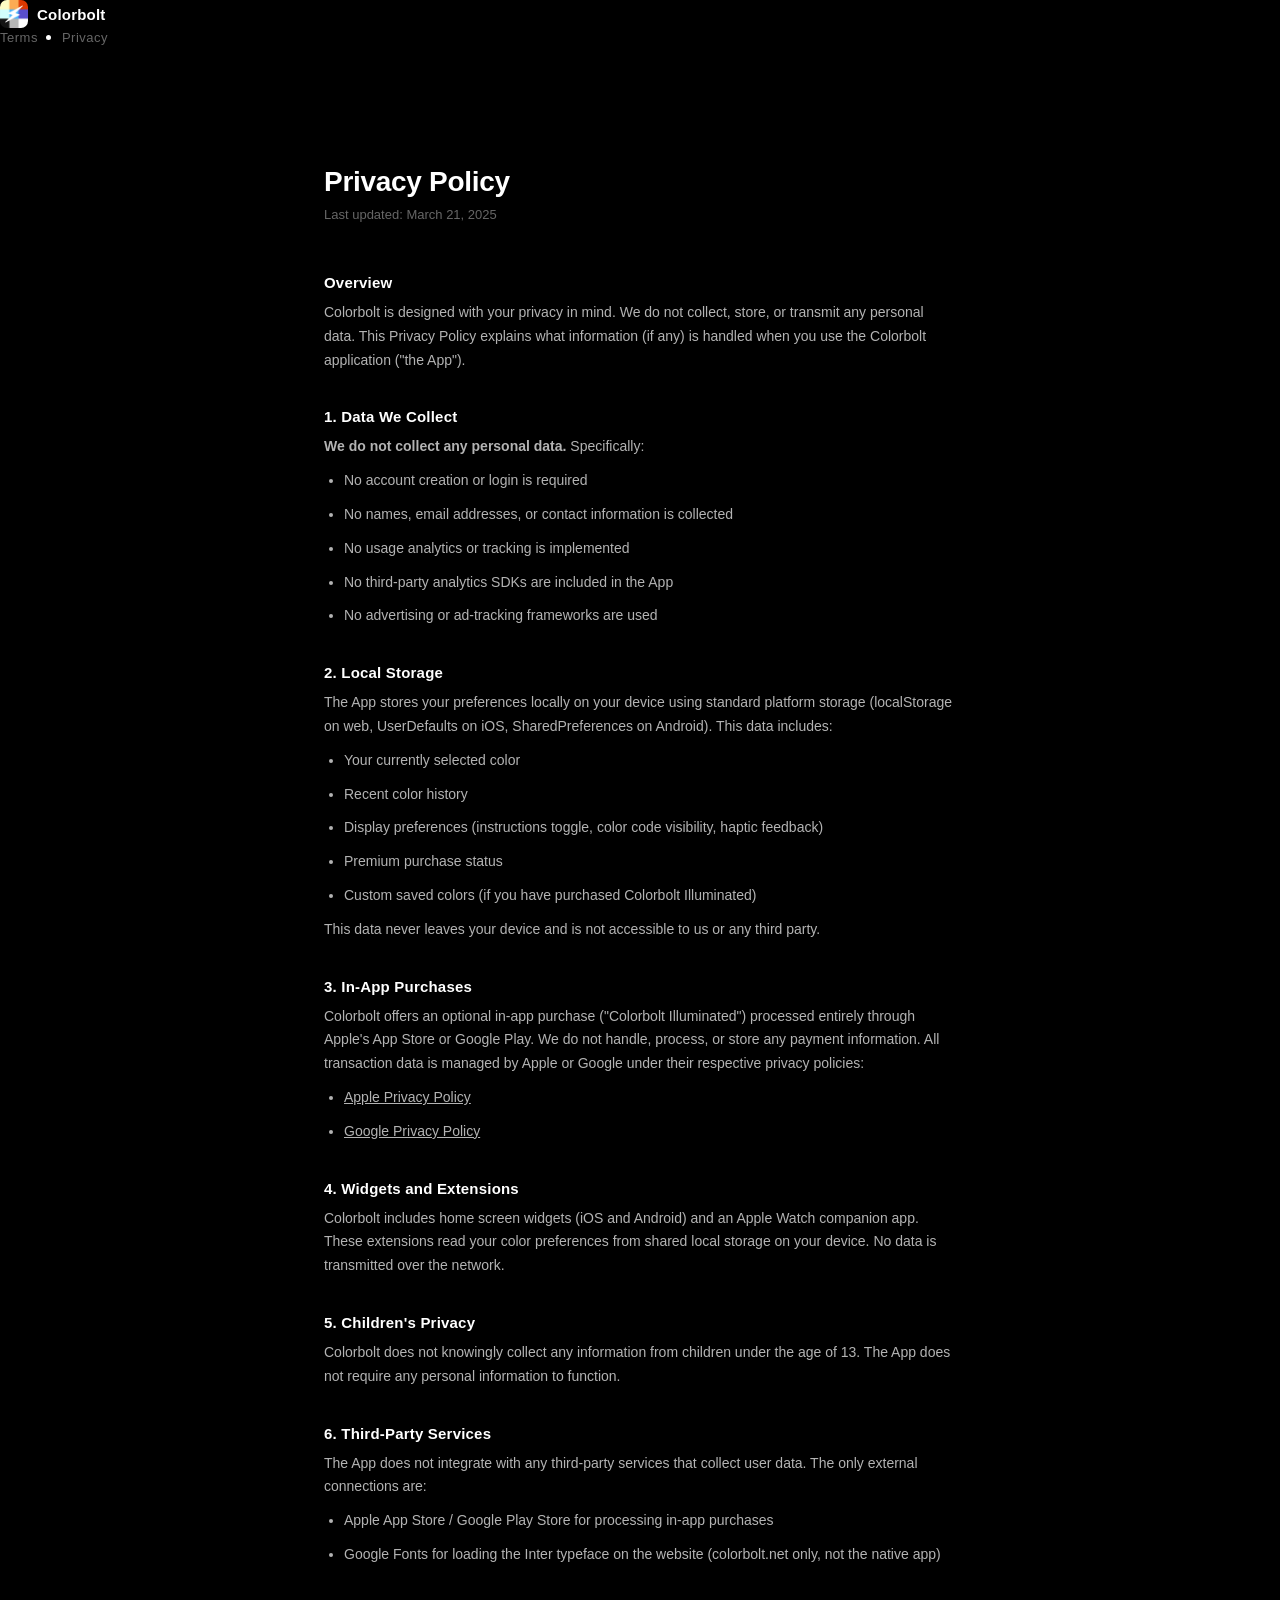
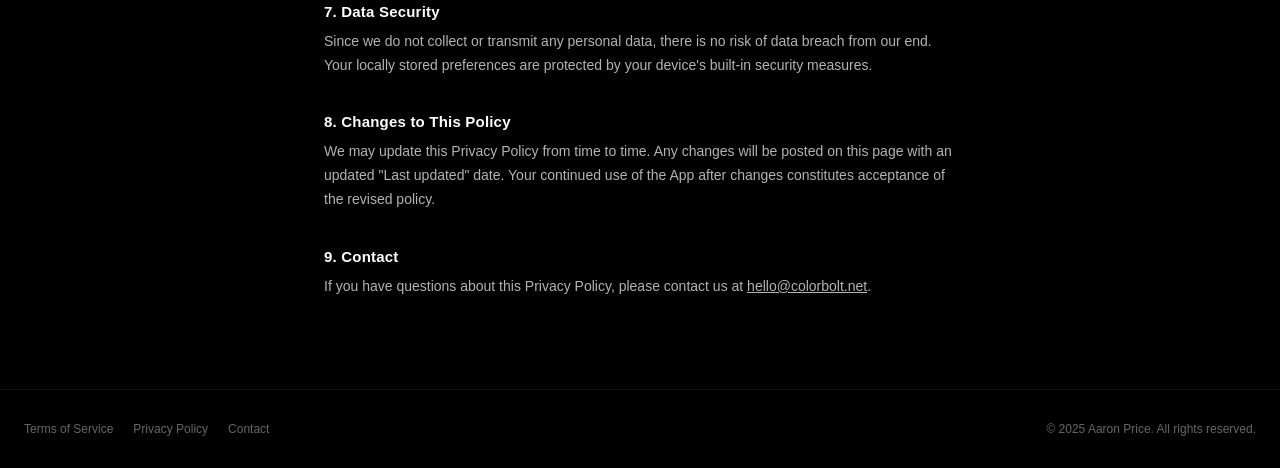
<file: privacy.html>
<!DOCTYPE html>
<html lang="en">
<head>
  <meta charset="UTF-8" />
  <meta name="viewport" content="width=device-width, initial-scale=1.0" />
  <title>Privacy Policy — Colorbolt</title>
  <meta name="description" content="Privacy Policy for the Colorbolt mobile application." />
  <link rel="icon" type="image/png" href="/public/favicon.png" />
  <link rel="stylesheet" href="/style.css" />
</head>
<body>

  <nav class="navbar">
    <a href="/" class="nav-brand">
      <img src="/public/icon-512.png" alt="Colorbolt icon" />
      Colorbolt
    </a>
    <ul class="nav-links">
      <li><a href="/terms">Terms</a></li>
      <li><a href="/privacy">Privacy</a></li>
    </ul>
  </nav>

  <main class="legal">
    <h1>Privacy Policy</h1>
    <p class="last-updated">Last updated: March 21, 2025</p>

    <h2>Overview</h2>
    <p>Colorbolt is designed with your privacy in mind. We do not collect, store, or transmit any personal data. This Privacy Policy explains what information (if any) is handled when you use the Colorbolt application ("the App").</p>

    <h2>1. Data We Collect</h2>
    <p><strong>We do not collect any personal data.</strong> Specifically:</p>
    <ul>
      <li>No account creation or login is required</li>
      <li>No names, email addresses, or contact information is collected</li>
      <li>No usage analytics or tracking is implemented</li>
      <li>No third-party analytics SDKs are included in the App</li>
      <li>No advertising or ad-tracking frameworks are used</li>
    </ul>

    <h2>2. Local Storage</h2>
    <p>The App stores your preferences locally on your device using standard platform storage (localStorage on web, UserDefaults on iOS, SharedPreferences on Android). This data includes:</p>
    <ul>
      <li>Your currently selected color</li>
      <li>Recent color history</li>
      <li>Display preferences (instructions toggle, color code visibility, haptic feedback)</li>
      <li>Premium purchase status</li>
      <li>Custom saved colors (if you have purchased Colorbolt Illuminated)</li>
    </ul>
    <p>This data never leaves your device and is not accessible to us or any third party.</p>

    <h2>3. In-App Purchases</h2>
    <p>Colorbolt offers an optional in-app purchase ("Colorbolt Illuminated") processed entirely through Apple's App Store or Google Play. We do not handle, process, or store any payment information. All transaction data is managed by Apple or Google under their respective privacy policies:</p>
    <ul>
      <li><a href="https://www.apple.com/legal/privacy/" target="_blank" rel="noopener">Apple Privacy Policy</a></li>
      <li><a href="https://policies.google.com/privacy" target="_blank" rel="noopener">Google Privacy Policy</a></li>
    </ul>

    <h2>4. Widgets and Extensions</h2>
    <p>Colorbolt includes home screen widgets (iOS and Android) and an Apple Watch companion app. These extensions read your color preferences from shared local storage on your device. No data is transmitted over the network.</p>

    <h2>5. Children's Privacy</h2>
    <p>Colorbolt does not knowingly collect any information from children under the age of 13. The App does not require any personal information to function.</p>

    <h2>6. Third-Party Services</h2>
    <p>The App does not integrate with any third-party services that collect user data. The only external connections are:</p>
    <ul>
      <li>Apple App Store / Google Play Store for processing in-app purchases</li>
      <li>Google Fonts for loading the Inter typeface on the website (colorbolt.net only, not the native app)</li>
    </ul>

    <h2>7. Data Security</h2>
    <p>Since we do not collect or transmit any personal data, there is no risk of data breach from our end. Your locally stored preferences are protected by your device's built-in security measures.</p>

    <h2>8. Changes to This Policy</h2>
    <p>We may update this Privacy Policy from time to time. Any changes will be posted on this page with an updated "Last updated" date. Your continued use of the App after changes constitutes acceptance of the revised policy.</p>

    <h2>9. Contact</h2>
    <p>If you have questions about this Privacy Policy, please contact us at <a href="mailto:hello@colorbolt.net">hello@colorbolt.net</a>.</p>
  </main>

  <footer class="footer">
    <div class="footer-links">
      <a href="/terms">Terms of Service</a>
      <a href="/privacy">Privacy Policy</a>
      <a href="mailto:hello@colorbolt.net">Contact</a>
    </div>
    <p class="footer-copy">&copy; 2025 Aaron Price. All rights reserved.</p>
  </footer>

</body>
</html>
</file>
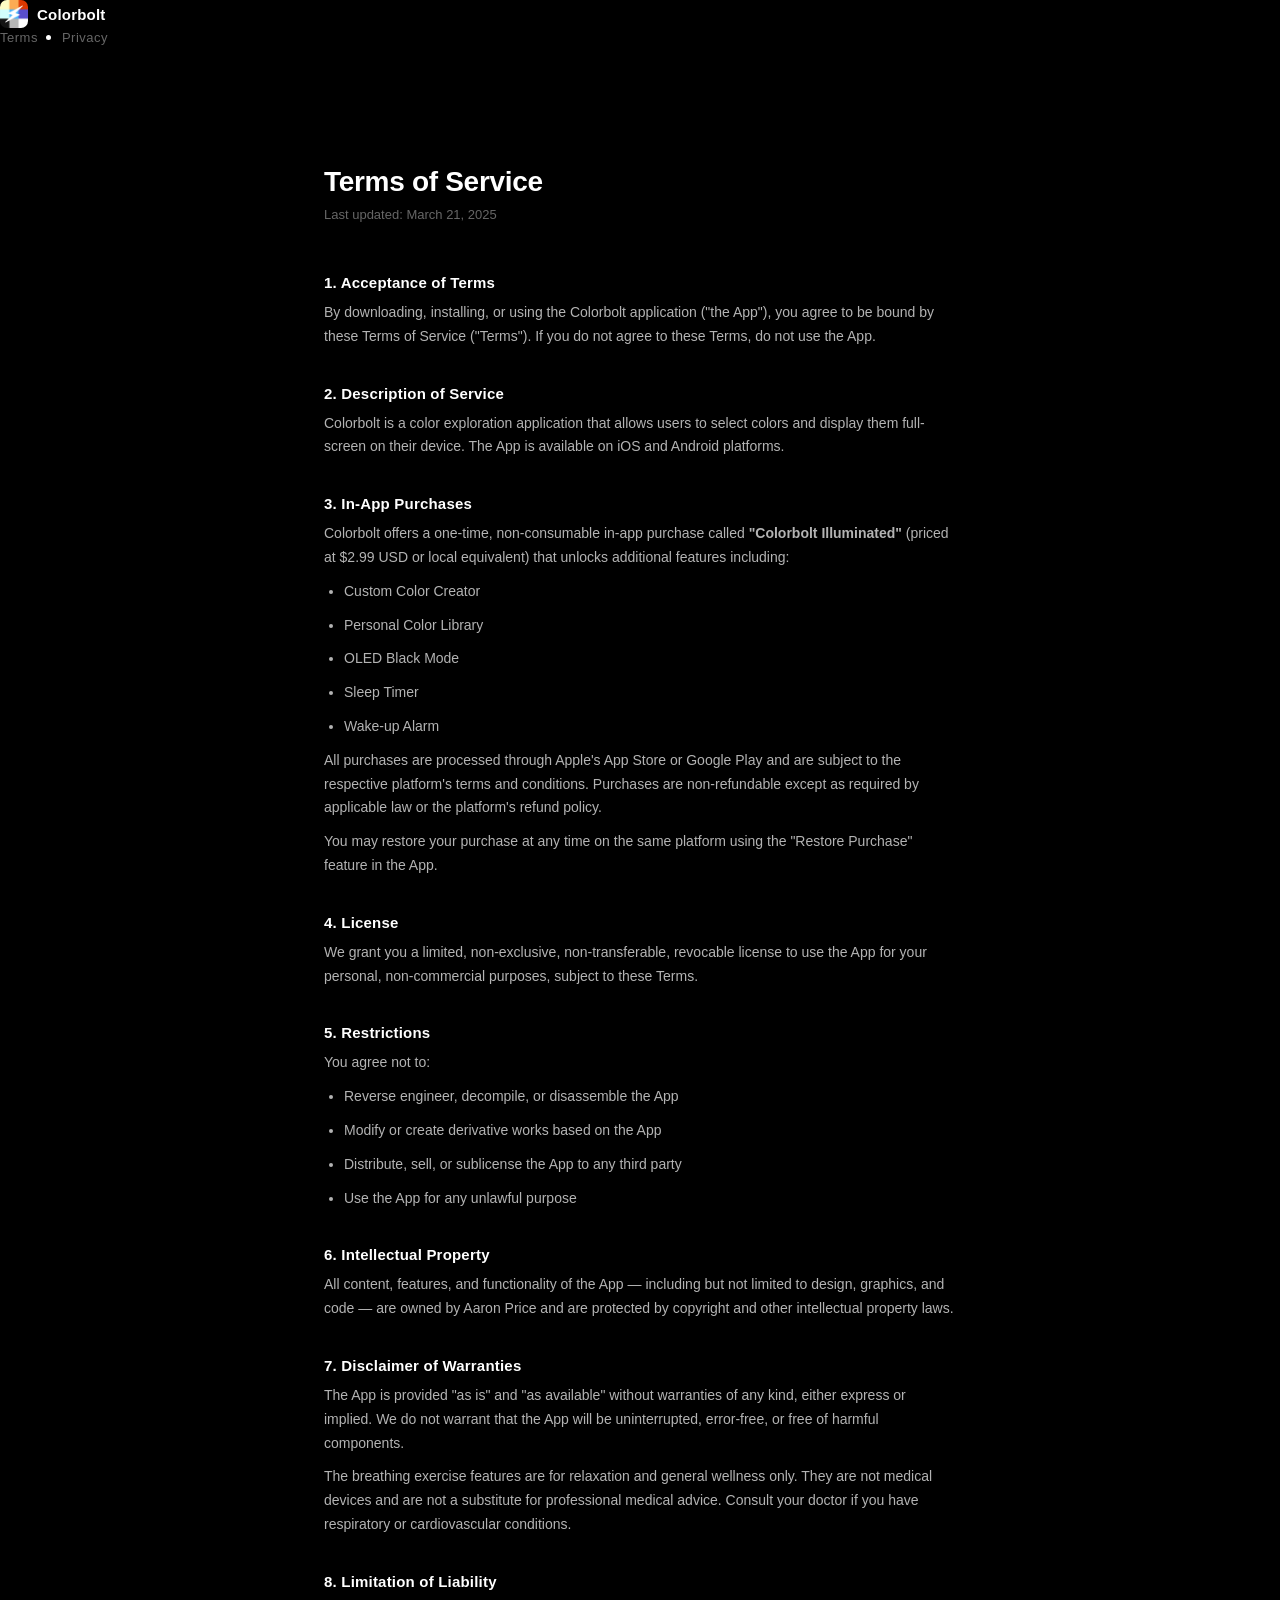
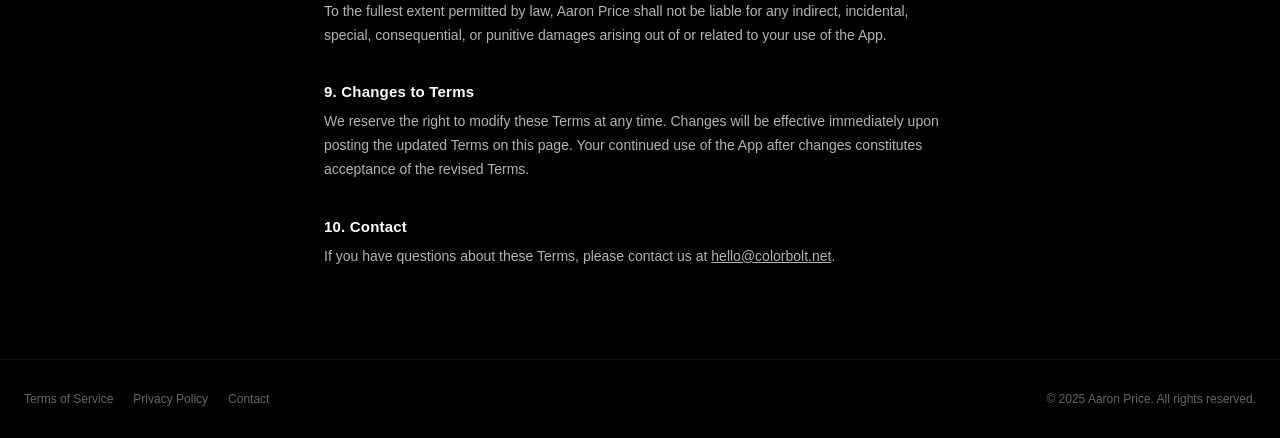
<file: terms.html>
<!DOCTYPE html>
<html lang="en">
<head>
  <meta charset="UTF-8" />
  <meta name="viewport" content="width=device-width, initial-scale=1.0" />
  <title>Terms of Service — Colorbolt</title>
  <meta name="description" content="Terms of Service for the Colorbolt mobile application." />
  <link rel="icon" type="image/png" href="/public/favicon.png" />
  <link rel="stylesheet" href="/style.css" />
</head>
<body>

  <nav class="navbar">
    <a href="/" class="nav-brand">
      <img src="/public/icon-512.png" alt="Colorbolt icon" />
      Colorbolt
    </a>
    <ul class="nav-links">
      <li><a href="/terms">Terms</a></li>
      <li><a href="/privacy">Privacy</a></li>
    </ul>
  </nav>

  <main class="legal">
    <h1>Terms of Service</h1>
    <p class="last-updated">Last updated: March 21, 2025</p>

    <h2>1. Acceptance of Terms</h2>
    <p>By downloading, installing, or using the Colorbolt application ("the App"), you agree to be bound by these Terms of Service ("Terms"). If you do not agree to these Terms, do not use the App.</p>

    <h2>2. Description of Service</h2>
    <p>Colorbolt is a color exploration application that allows users to select colors and display them full-screen on their device. The App is available on iOS and Android platforms.</p>

    <h2>3. In-App Purchases</h2>
    <p>Colorbolt offers a one-time, non-consumable in-app purchase called <strong>"Colorbolt Illuminated"</strong> (priced at $2.99 USD or local equivalent) that unlocks additional features including:</p>
    <ul>
      <li>Custom Color Creator</li>
      <li>Personal Color Library</li>
      <li>OLED Black Mode</li>
      <li>Sleep Timer</li>
      <li>Wake-up Alarm</li>
    </ul>
    <p>All purchases are processed through Apple's App Store or Google Play and are subject to the respective platform's terms and conditions. Purchases are non-refundable except as required by applicable law or the platform's refund policy.</p>
    <p>You may restore your purchase at any time on the same platform using the "Restore Purchase" feature in the App.</p>

    <h2>4. License</h2>
    <p>We grant you a limited, non-exclusive, non-transferable, revocable license to use the App for your personal, non-commercial purposes, subject to these Terms.</p>

    <h2>5. Restrictions</h2>
    <p>You agree not to:</p>
    <ul>
      <li>Reverse engineer, decompile, or disassemble the App</li>
      <li>Modify or create derivative works based on the App</li>
      <li>Distribute, sell, or sublicense the App to any third party</li>
      <li>Use the App for any unlawful purpose</li>
    </ul>

    <h2>6. Intellectual Property</h2>
    <p>All content, features, and functionality of the App — including but not limited to design, graphics, and code — are owned by Aaron Price and are protected by copyright and other intellectual property laws.</p>

    <h2>7. Disclaimer of Warranties</h2>
    <p>The App is provided "as is" and "as available" without warranties of any kind, either express or implied. We do not warrant that the App will be uninterrupted, error-free, or free of harmful components.</p>
    <p>The breathing exercise features are for relaxation and general wellness only. They are not medical devices and are not a substitute for professional medical advice. Consult your doctor if you have respiratory or cardiovascular conditions.</p>

    <h2>8. Limitation of Liability</h2>
    <p>To the fullest extent permitted by law, Aaron Price shall not be liable for any indirect, incidental, special, consequential, or punitive damages arising out of or related to your use of the App.</p>

    <h2>9. Changes to Terms</h2>
    <p>We reserve the right to modify these Terms at any time. Changes will be effective immediately upon posting the updated Terms on this page. Your continued use of the App after changes constitutes acceptance of the revised Terms.</p>

    <h2>10. Contact</h2>
    <p>If you have questions about these Terms, please contact us at <a href="mailto:hello@colorbolt.net">hello@colorbolt.net</a>.</p>
  </main>

  <footer class="footer">
    <div class="footer-links">
      <a href="/terms">Terms of Service</a>
      <a href="/privacy">Privacy Policy</a>
      <a href="mailto:hello@colorbolt.net">Contact</a>
    </div>
    <p class="footer-copy">&copy; 2025 Aaron Price. All rights reserved.</p>
  </footer>

</body>
</html>
</file>
<file: style.css>
/* ── Colorbolt.net ───────────────────────────────────── */
/* Font: Helvetica Neue. Solid blocks. No decoration.     */
/* Hover: color name appears centered on the cell.        */

*, *::before, *::after { box-sizing: border-box; margin: 0; padding: 0; }

:root {
  --bg: #000;
  --fg: #fff;
  --fg-dim: rgba(255,255,255,0.4);
  --border: #111;
  --font: 'Helvetica Neue', Helvetica, -apple-system, BlinkMacSystemFont, sans-serif;
}

html { scroll-behavior: smooth; }

body {
  font-family: var(--font);
  background: var(--bg);
  color: var(--fg);
  -webkit-font-smoothing: antialiased;
  -moz-osx-font-smoothing: grayscale;
}

a { color: inherit; text-decoration: none; }

/* ── Nav ─────────────────────────────────────────────── */

.nav {
  position: fixed;
  top: 0; left: 0; right: 0;
  z-index: 100;
  display: flex;
  align-items: center;
  justify-content: space-between;
  padding: 18px 24px;
  transition: background 0.3s ease;
}

.nav--solid { background: rgba(0,0,0,0.92); }

.nav-brand {
  display: flex;
  align-items: center;
  gap: 9px;
  font-size: 15px;
  font-weight: 600;
  letter-spacing: 0.2px;
}

.nav-brand img {
  width: 28px; height: 28px;
  border-radius: 7px;
}

.nav-links { display: flex; gap: 24px; }

.nav-links a {
  font-size: 13px;
  font-weight: 400;
  letter-spacing: 0.5px;
  color: var(--fg-dim);
  transition: color 0.15s;
}

.nav-links a:hover { color: var(--fg); }

/* ── Hero ────────────────────────────────────────────── */

.hero {
  position: relative;
  height: 100vh;
  min-height: 600px;
  overflow: hidden;
  display: flex;
  flex-direction: column;
  justify-content: flex-end;
}

/* 6 columns × 5 rows = 30 equal cells, exact app colors */
.hero-grid {
  position: absolute;
  inset: 0;
  display: grid;
  grid-template-columns: repeat(6, 1fr);
  grid-template-rows: repeat(5, 1fr);
}

/* All cells equal — grid handles sizing */

/* Each cell has an info overlay that shows on hover + click */
.hc {
  position: relative;
  cursor: default;
  overflow: hidden;
}

.hc-info {
  position: absolute;
  inset: 0;
  display: flex;
  flex-direction: column;
  align-items: center;
  justify-content: center;
  gap: 2px;
  opacity: 0;
  transition: opacity 0.15s ease;
  pointer-events: none;
}

.hci-name {
  font-size: 11px;
  font-weight: 600;
  letter-spacing: 2px;
  text-transform: uppercase;
  color: inherit;
}

.hci-hex {
  font-size: 10px;
  font-weight: 400;
  letter-spacing: 1px;
  opacity: 0.65;
  color: inherit;
  font-family: 'Menlo', 'Courier New', monospace;
}

.hci-rgb {
  font-size: 9px;
  font-weight: 400;
  letter-spacing: 0.5px;
  opacity: 0.45;
  color: inherit;
  font-family: 'Menlo', 'Courier New', monospace;
}

/* Hover or pinned (click) shows info */
.hc:hover .hc-info,
.hc.pinned .hc-info {
  opacity: 1;
}

/* Darken slightly on hover so text reads better */
.hc:hover,
.hc.pinned {
  filter: brightness(0.88);
}

/* App-style HUD sitting above the CTA strip */
.hero-hud {
  position: relative;
  z-index: 2;
  display: flex;
  flex-direction: column;
  align-items: center;
  gap: 6px;
  padding-bottom: 24px;
  pointer-events: none;
}

.hud-label {
  display: flex;
  flex-direction: column;
  align-items: center;
  gap: 2px;
}

.hud-name {
  font-size: 15px;
  font-weight: 600;
  letter-spacing: 3px;
  mix-blend-mode: difference;
  color: #fff;
}

.hud-hex, .hud-rgb {
  font-size: 12px;
  font-weight: 400;
  letter-spacing: 1px;
  mix-blend-mode: difference;
  color: rgba(255,255,255,0.65);
  font-family: 'Menlo', 'Courier New', monospace;
}

.hud-instr {
  font-size: 9px;
  font-weight: 500;
  letter-spacing: 2.5px;
  mix-blend-mode: difference;
  color: rgba(255,255,255,0.35);
}

/* CTA strip below the grid */
.hero-copy {
  position: relative;
  z-index: 2;
  background: var(--bg);
  padding: 32px 24px 40px;
  display: flex;
  flex-direction: column;
  align-items: flex-start;
  gap: 24px;
}

.hero-copy h1 {
  font-size: clamp(28px, 5.5vw, 52px);
  font-weight: 700;
  letter-spacing: -0.5px;
  line-height: 1.1;
}

.badge-row {
  display: flex;
  gap: 12px;
  flex-wrap: wrap;
  align-items: center;
}

.badge-link img {
  height: 44px;
  display: block;
  transition: opacity 0.15s;
}

.badge-link:hover img { opacity: 0.75; }

/* ── Use Cases — 3×2 grid of equal solid blocks ─────── */

.uses-section {
  display: grid;
  grid-template-columns: repeat(3, 1fr);
  border-top: 1px solid var(--border);
}

.use-cell {
  /* height set by aspect-ratio so all cells are equal */
  aspect-ratio: 1 / 1;
  display: flex;
  flex-direction: column;
  justify-content: flex-end;
  padding: 20px;
  gap: 6px;
  border-right: 1px solid rgba(0,0,0,0.12);
  border-bottom: 1px solid rgba(0,0,0,0.12);
}

.use-cell:nth-child(3),
.use-cell:nth-child(6) { border-right: none; }

.use-label {
  font-size: 11px;
  font-weight: 700;
  letter-spacing: 2px;
}

.use-desc {
  font-size: 12px;
  font-weight: 400;
  opacity: 0.7;
  line-height: 1.45;
}

/* ── Palette picker ──────────────────────────────────── */

.palette-section {
  border-top: 1px solid var(--border);
}

.palette-header {
  display: flex;
  align-items: center;
  justify-content: space-between;
  padding: 20px 24px 0;
}

.label {
  font-size: 10px;
  font-weight: 500;
  letter-spacing: 2px;
  color: var(--fg-dim);
}

.ptabs { display: flex; }

.ptab {
  background: none;
  border: 1px solid #222;
  color: var(--fg-dim);
  font-family: var(--font);
  font-size: 12px;
  font-weight: 500;
  letter-spacing: 0.3px;
  padding: 6px 14px;
  cursor: pointer;
  transition: background 0.1s, color 0.1s;
}

.ptab:first-child { border-radius: 6px 0 0 6px; }
.ptab:last-child  { border-radius: 0 6px 6px 0; border-left: none; }
.ptab:not(:first-child):not(:last-child) { border-left: none; }

.ptab.active {
  background: #fff;
  color: #000;
  border-color: #fff;
}

/* 2-column × 5-row picker — same layout as the app */
.picker-grid {
  margin-top: 16px;
  display: grid;
  grid-template-columns: 1fr 1fr;
}

.pcell {
  /* Equal cells: 1:1 aspect ratio */
  aspect-ratio: 1 / 1;
  display: flex;
  flex-direction: column;
  align-items: center;
  justify-content: center;
  gap: 3px;
}

/* Hover or click: emphasise name, fade hex */
.pcell:hover,
.pcell.pinned {
  filter: brightness(0.9);
}

.pcell:hover .pcell-name,
.pcell.pinned .pcell-name {
  font-weight: 700;
  letter-spacing: 2px;
}

.pcell:hover .pcell-hex,
.pcell.pinned .pcell-hex {
  opacity: 0.7;
}

.pcell-name {
  font-size: 14px;
  font-weight: 500;
  letter-spacing: 0.3px;
  opacity: 0.88;
}

.pcell-hex {
  font-size: 11px;
  font-weight: 300;
  opacity: 0.5;
  font-family: 'Menlo', 'Courier New', monospace;
}

/* ── Floaters ───────────────────────────────────────── */
/* Scattered text blurbs — deadpan, editorial, on-brand  */

.floater {
  padding: 32px 24px;
  border-top: 1px solid var(--border);
  border-bottom: 1px solid var(--border);
  font-size: clamp(18px, 3.5vw, 32px);
  font-weight: 700;
  letter-spacing: -0.3px;
  line-height: 1.2;
  color: var(--fg);
}

.floater--right  { text-align: right; }
.floater--center { text-align: center; }
.floater--left   { text-align: left; }

.floater--tilt-neg { transform: rotate(-0.4deg); }
.floater--tilt-pos { transform: rotate(0.4deg); }

.floater--small {
  font-size: clamp(13px, 2vw, 18px);
  font-weight: 400;
  color: var(--fg-dim);
  letter-spacing: 0.5px;
}

.floater--quiet {
  font-size: clamp(15px, 2.5vw, 24px);
  font-weight: 400;
  color: var(--fg-dim);
}

/* ── How it works ────────────────────────────────────── */

.how-section {
  display: grid;
  grid-template-columns: 1fr 1fr;
  border-top: 1px solid var(--border);
}

.how-color {
  /* Equal to the text column height — just fills with color */
  background: #49B5FF;
  transition: background 1.2s ease;
  min-height: 320px;
}

.how-text {
  padding: 48px 32px;
  display: flex;
  flex-direction: column;
  gap: 32px;
  justify-content: center;
}

.gesture-list {
  display: flex;
  flex-direction: column;
  gap: 18px;
}

.gesture-row {
  display: flex;
  flex-direction: column;
  gap: 3px;
}

.gesture-row strong {
  font-size: 12px;
  font-weight: 700;
  letter-spacing: 1.5px;
}

.gesture-row span {
  font-size: 13px;
  font-weight: 400;
  color: var(--fg-dim);
}

.no-bs {
  font-size: 10px;
  font-weight: 500;
  letter-spacing: 1.5px;
  color: var(--fg-dim);
  line-height: 1.8;
}

/* ── Illuminated ─────────────────────────────────────── */

.illuminated-section {
  border-top: 1px solid var(--border);
  display: grid;
  grid-template-columns: 1fr 1fr;
}

/* 2×2 grid of equal solid swatches */
.ill-grid {
  display: grid;
  grid-template-columns: 1fr 1fr;
  grid-template-rows: 1fr 1fr;
}

.ill-grid > div {
  aspect-ratio: 1 / 1;
}

.ill-text {
  padding: 48px 32px;
  display: flex;
  flex-direction: column;
  gap: 20px;
  justify-content: center;
}

.ill-text h2 {
  font-size: clamp(22px, 3vw, 34px);
  font-weight: 700;
  letter-spacing: -0.3px;
}

.ill-list {
  list-style: none;
  display: flex;
  flex-direction: column;
  gap: 8px;
}

.ill-list li {
  font-size: 14px;
  font-weight: 400;
  color: var(--fg-dim);
  padding-left: 16px;
  position: relative;
}

.ill-list li::before {
  content: '—';
  position: absolute;
  left: 0;
  color: var(--fg-dim);
}

.ill-note {
  font-size: 11px;
  letter-spacing: 0.5px;
  color: var(--fg-dim);
}

/* ── Download ────────────────────────────────────────── */

.download-section {
  padding: 80px 24px;
  display: flex;
  flex-direction: column;
  align-items: flex-start;
  gap: 28px;
  border-top: 1px solid var(--border);
}

.download-section h2 {
  font-size: clamp(28px, 5vw, 52px);
  font-weight: 700;
  letter-spacing: -0.5px;
}

/* ── Footer ──────────────────────────────────────────── */

.footer {
  border-top: 1px solid var(--border);
  padding: 32px 24px;
  display: flex;
  align-items: center;
  justify-content: space-between;
  flex-wrap: wrap;
  gap: 16px;
}

.footer-brand {
  display: flex;
  align-items: center;
  gap: 8px;
  font-size: 14px;
  font-weight: 600;
}

.footer-brand img {
  width: 24px; height: 24px;
  border-radius: 6px;
}

.footer-links { display: flex; gap: 20px; }

.footer-links a {
  font-size: 12px;
  color: var(--fg-dim);
  transition: color 0.15s;
}

.footer-links a:hover { color: var(--fg); }

.footer-copy {
  font-size: 12px;
  color: var(--fg-dim);
}

/* ── Legal pages ─────────────────────────────────────── */

.legal {
  max-width: 680px;
  margin: 0 auto;
  padding: 120px 24px 80px;
}

.legal h1 {
  font-size: 28px;
  font-weight: 700;
  letter-spacing: -0.3px;
  margin-bottom: 6px;
}

.legal .last-updated {
  font-size: 13px;
  color: var(--fg-dim);
  margin-bottom: 48px;
  display: block;
}

.legal h2 {
  font-size: 15px;
  font-weight: 700;
  letter-spacing: 0.2px;
  margin-top: 36px;
  margin-bottom: 10px;
}

.legal p, .legal li {
  font-size: 14px;
  color: rgba(255,255,255,0.7);
  line-height: 1.7;
  margin-bottom: 10px;
}

.legal ul, .legal ol { padding-left: 20px; margin-bottom: 10px; }
.legal a { color: #fff; text-decoration: underline; opacity: 0.7; }
.legal a:hover { opacity: 1; }

/* ── Responsive ──────────────────────────────────────── */

@media (max-width: 700px) {
  .hero-grid {
    grid-template-columns: repeat(5, 1fr);
    grid-template-rows: repeat(6, 1fr);
  }

  .uses-section {
    grid-template-columns: 1fr 1fr;
  }

  .use-cell:nth-child(3) { border-right: 1px solid rgba(0,0,0,0.12); }
  .use-cell:nth-child(2),
  .use-cell:nth-child(4),
  .use-cell:nth-child(6) { border-right: none; }

  .how-section { grid-template-columns: 1fr; }
  .how-color { min-height: 180px; }
  .how-text { padding: 32px 24px; }

  .illuminated-section { grid-template-columns: 1fr; }
  .ill-grid { min-height: 240px; }
  .ill-grid > div { aspect-ratio: unset; }
  .ill-text { padding: 32px 24px; }

  .footer { flex-direction: column; align-items: flex-start; }

  .palette-header {
    flex-direction: column;
    align-items: flex-start;
    gap: 12px;
  }

  .pcell { aspect-ratio: 4 / 3; }
}
</file>
